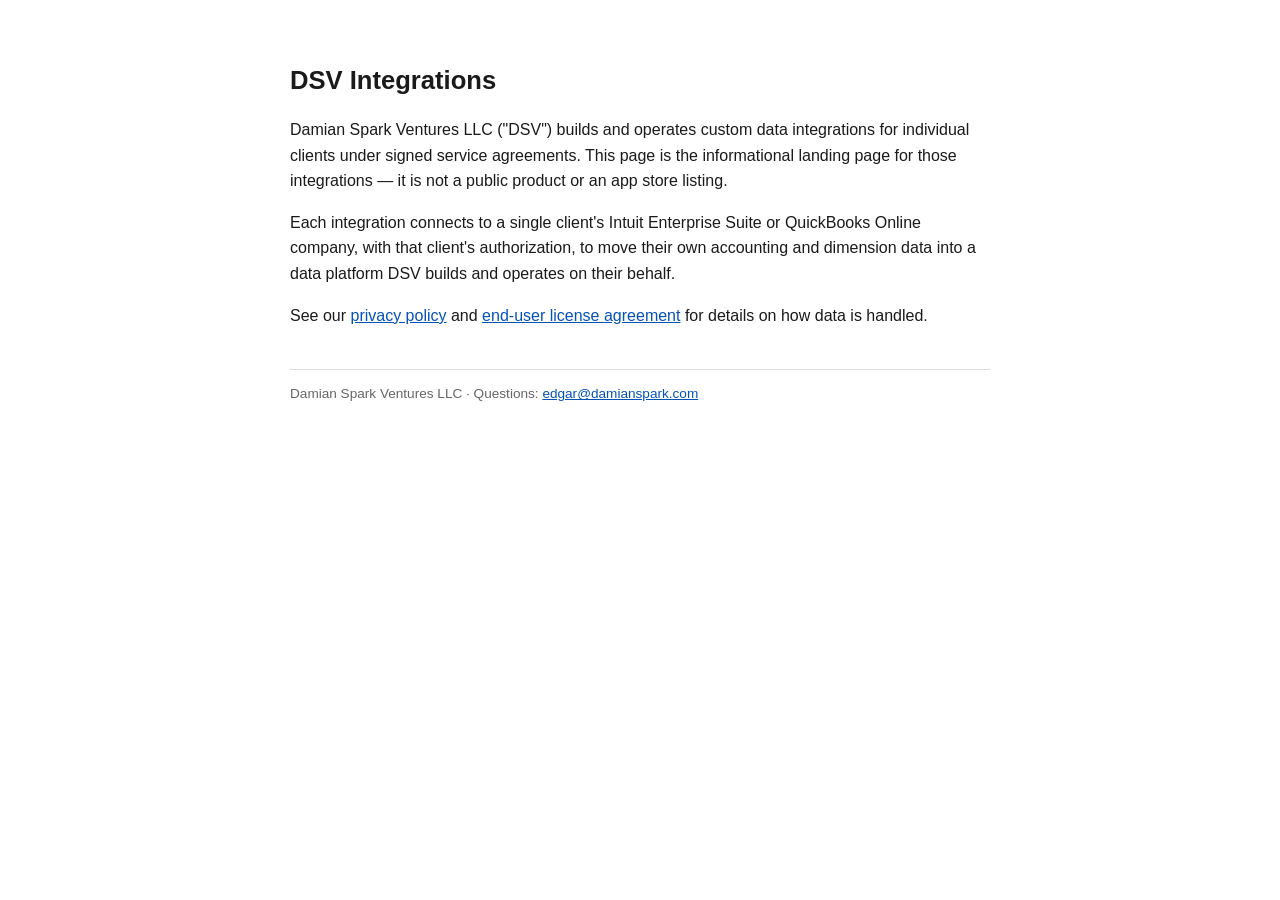
<file: index.html>
<!doctype html>
<html lang="en">
<head>
<meta charset="utf-8">
<meta name="viewport" content="width=device-width, initial-scale=1">
<title>DSV Integrations</title>
<link rel="stylesheet" href="styles.css">
</head>
<body>
<h1>DSV Integrations</h1>
<p>
  Damian Spark Ventures LLC ("DSV") builds and operates custom data
  integrations for individual clients under signed service agreements.
  This page is the informational landing page for those integrations —
  it is not a public product or an app store listing.
</p>
<p>
  Each integration connects to a single client's Intuit Enterprise Suite
  or QuickBooks Online company, with that client's authorization, to move
  their own accounting and dimension data into a data platform DSV builds
  and operates on their behalf.
</p>
<p>
  See our <a href="privacy.html">privacy policy</a> and
  <a href="eula.html">end-user license agreement</a> for details on how
  data is handled.
</p>
<footer>
  Damian Spark Ventures LLC &middot; Questions: <a href="mailto:edgar@damianspark.com">edgar@damianspark.com</a>
</footer>
</body>
</html>
</file>
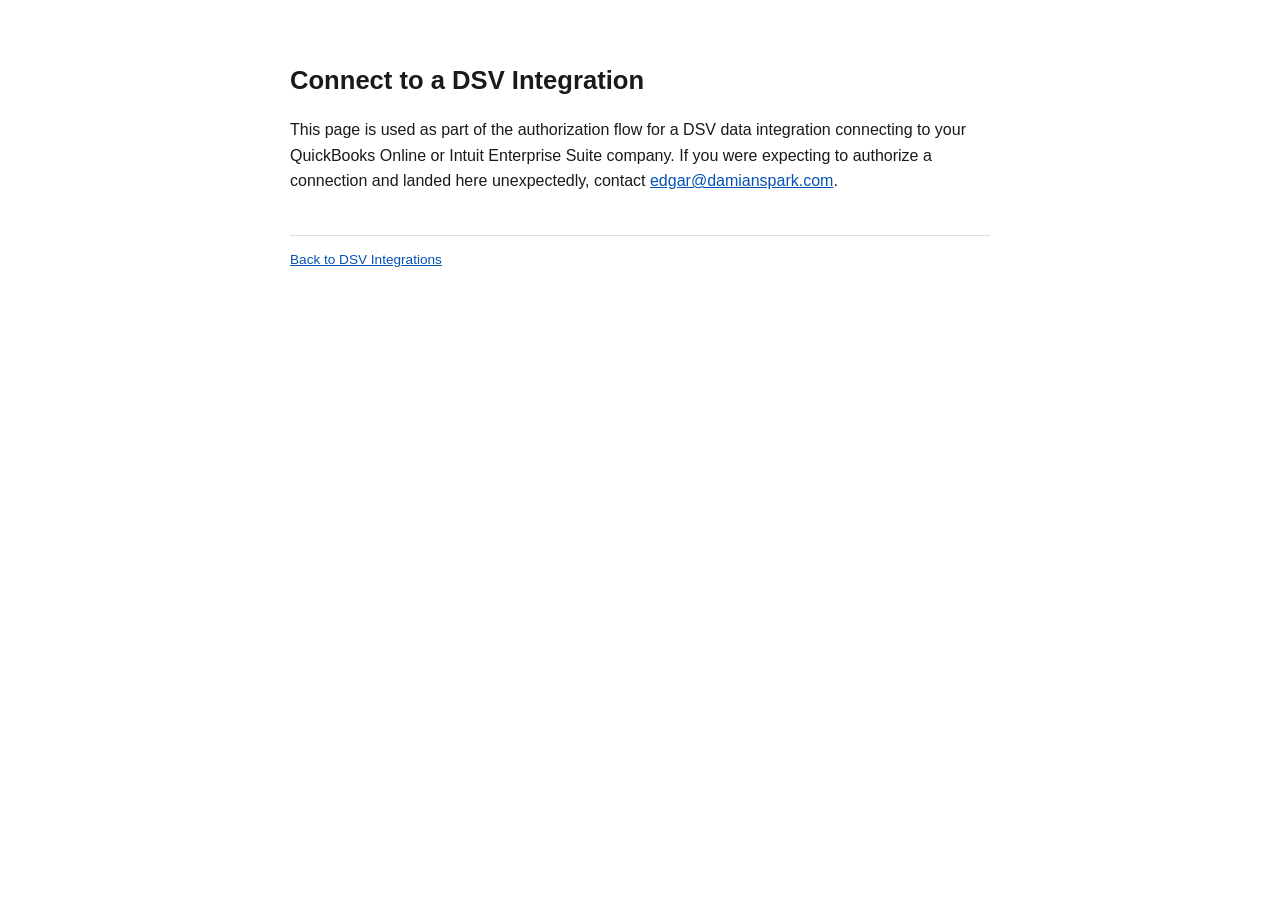
<file: connect.html>
<!doctype html>
<html lang="en">
<head>
<meta charset="utf-8">
<meta name="viewport" content="width=device-width, initial-scale=1">
<title>Connect — DSV Integrations</title>
<link rel="stylesheet" href="styles.css">
</head>
<body>
<h1>Connect to a DSV Integration</h1>
<p>
  This page is used as part of the authorization flow for a DSV data
  integration connecting to your QuickBooks Online or Intuit Enterprise
  Suite company. If you were expecting to authorize a connection and
  landed here unexpectedly, contact
  <a href="mailto:edgar@damianspark.com">edgar@damianspark.com</a>.
</p>
<footer>
  <a href="index.html">Back to DSV Integrations</a>
</footer>
</body>
</html>
</file>
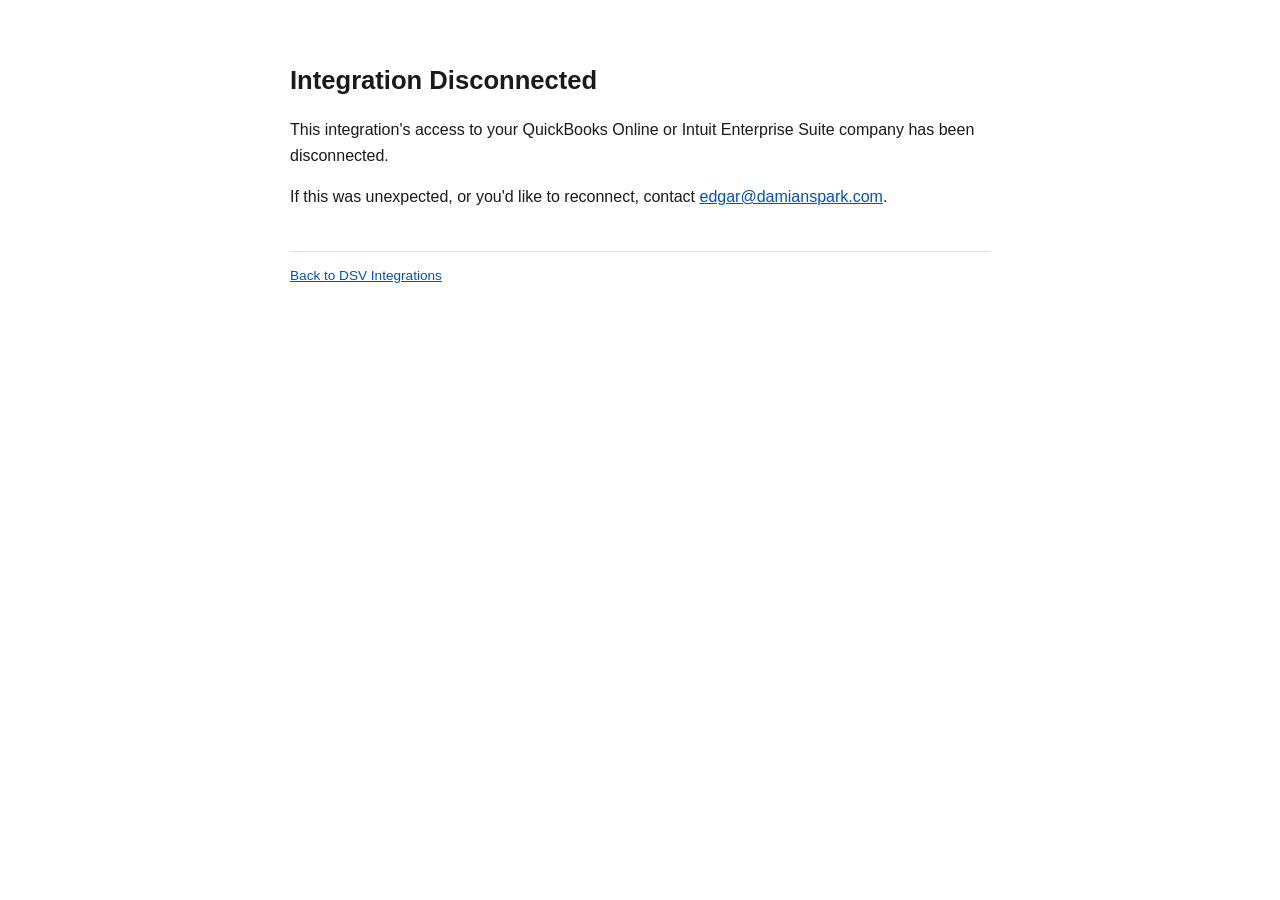
<file: disconnect.html>
<!doctype html>
<html lang="en">
<head>
<meta charset="utf-8">
<meta name="viewport" content="width=device-width, initial-scale=1">
<title>Disconnected — DSV Integrations</title>
<link rel="stylesheet" href="styles.css">
</head>
<body>
<h1>Integration Disconnected</h1>
<p>
  This integration's access to your QuickBooks Online or Intuit
  Enterprise Suite company has been disconnected.
</p>
<p>
  If this was unexpected, or you'd like to reconnect, contact
  <a href="mailto:edgar@damianspark.com">edgar@damianspark.com</a>.
</p>
<footer>
  <a href="index.html">Back to DSV Integrations</a>
</footer>
</body>
</html>
</file>
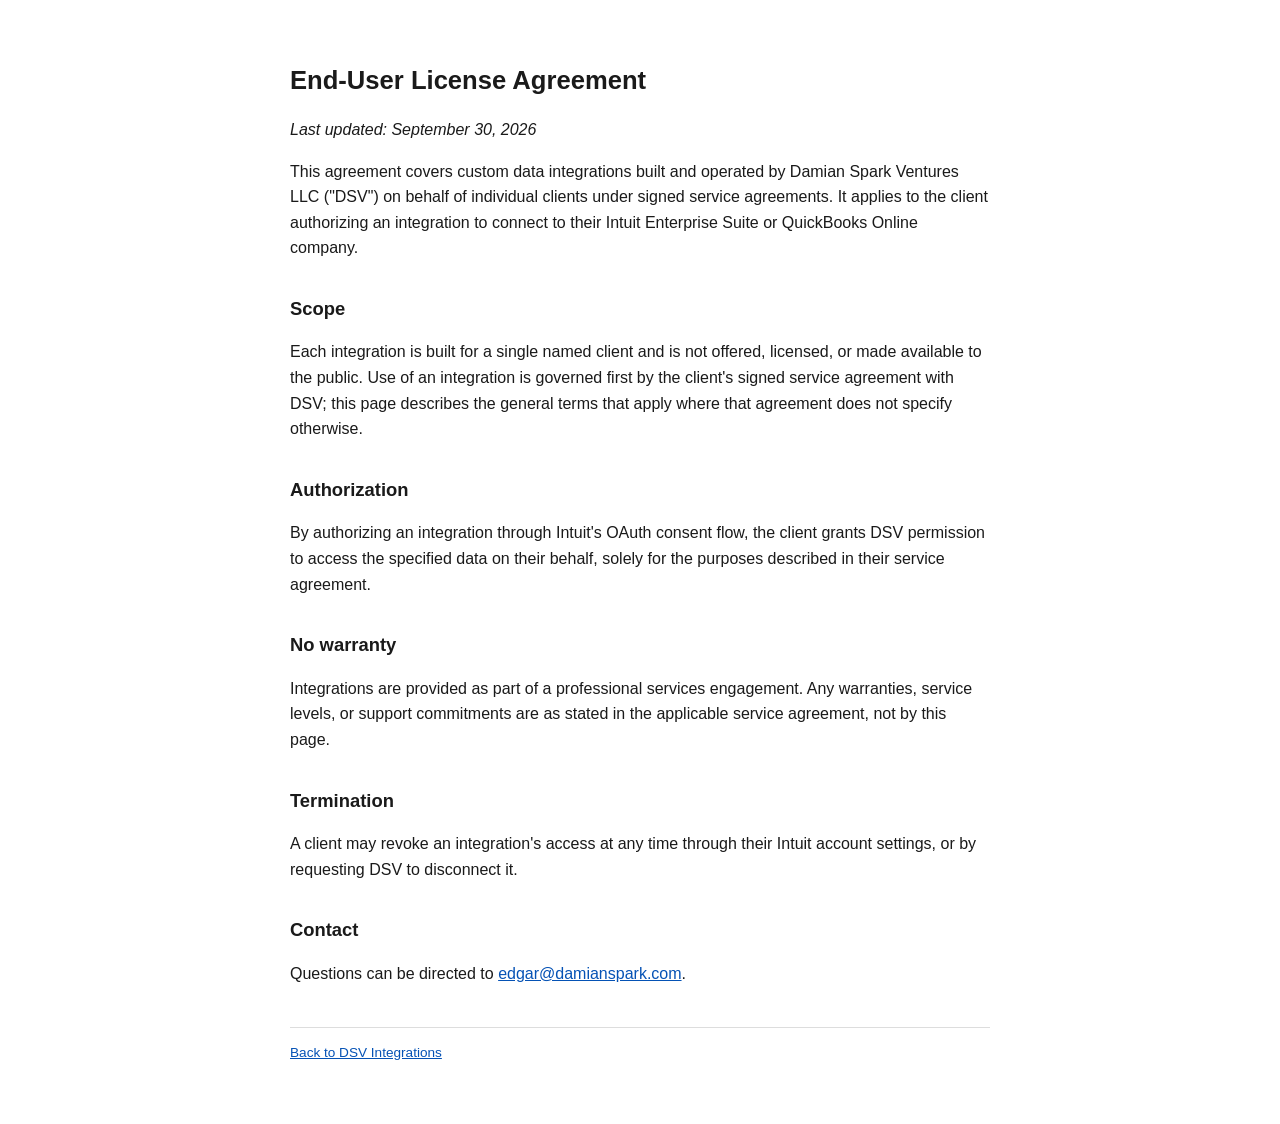
<file: eula.html>
<!doctype html>
<html lang="en">
<head>
<meta charset="utf-8">
<meta name="viewport" content="width=device-width, initial-scale=1">
<title>End-User License Agreement — DSV Integrations</title>
<link rel="stylesheet" href="styles.css">
</head>
<body>
<h1>End-User License Agreement</h1>
<p><em>Last updated: September 30, 2026</em></p>

<p>
  This agreement covers custom data integrations built and operated by
  Damian Spark Ventures LLC ("DSV") on behalf of individual clients
  under signed service agreements. It applies to the client authorizing
  an integration to connect to their Intuit Enterprise Suite or
  QuickBooks Online company.
</p>

<h2>Scope</h2>
<p>
  Each integration is built for a single named client and is not
  offered, licensed, or made available to the public. Use of an
  integration is governed first by the client's signed service
  agreement with DSV; this page describes the general terms that apply
  where that agreement does not specify otherwise.
</p>

<h2>Authorization</h2>
<p>
  By authorizing an integration through Intuit's OAuth consent flow,
  the client grants DSV permission to access the specified data on
  their behalf, solely for the purposes described in their service
  agreement.
</p>

<h2>No warranty</h2>
<p>
  Integrations are provided as part of a professional services
  engagement. Any warranties, service levels, or support commitments
  are as stated in the applicable service agreement, not by this page.
</p>

<h2>Termination</h2>
<p>
  A client may revoke an integration's access at any time through
  their Intuit account settings, or by requesting DSV to disconnect it.
</p>

<h2>Contact</h2>
<p>
  Questions can be directed to <a href="mailto:edgar@damianspark.com">edgar@damianspark.com</a>.
</p>

<footer>
  <a href="index.html">Back to DSV Integrations</a>
</footer>
</body>
</html>
</file>
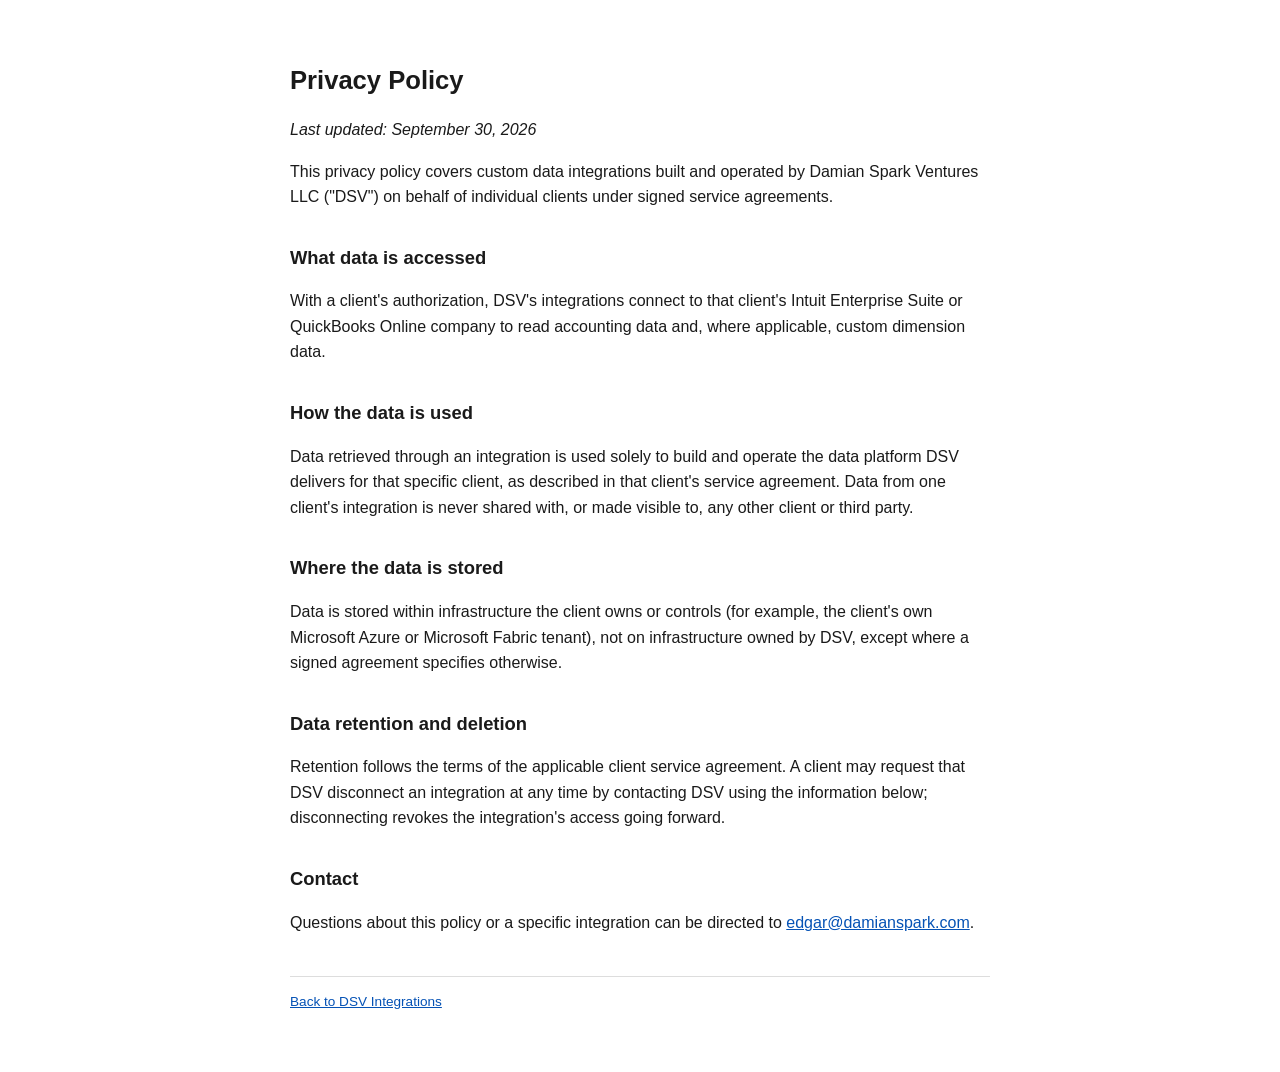
<file: privacy.html>
<!doctype html>
<html lang="en">
<head>
<meta charset="utf-8">
<meta name="viewport" content="width=device-width, initial-scale=1">
<title>Privacy Policy — DSV Integrations</title>
<link rel="stylesheet" href="styles.css">
</head>
<body>
<h1>Privacy Policy</h1>
<p><em>Last updated: September 30, 2026</em></p>

<p>
  This privacy policy covers custom data integrations built and operated
  by Damian Spark Ventures LLC ("DSV") on behalf of individual clients
  under signed service agreements.
</p>

<h2>What data is accessed</h2>
<p>
  With a client's authorization, DSV's integrations connect to that
  client's Intuit Enterprise Suite or QuickBooks Online company to read
  accounting data and, where applicable, custom dimension data.
</p>

<h2>How the data is used</h2>
<p>
  Data retrieved through an integration is used solely to build and
  operate the data platform DSV delivers for that specific client, as
  described in that client's service agreement. Data from one client's
  integration is never shared with, or made visible to, any other
  client or third party.
</p>

<h2>Where the data is stored</h2>
<p>
  Data is stored within infrastructure the client owns or controls
  (for example, the client's own Microsoft Azure or Microsoft Fabric
  tenant), not on infrastructure owned by DSV, except where a signed
  agreement specifies otherwise.
</p>

<h2>Data retention and deletion</h2>
<p>
  Retention follows the terms of the applicable client service
  agreement. A client may request that DSV disconnect an integration
  at any time by contacting DSV using the information below; disconnecting
  revokes the integration's access going forward.
</p>

<h2>Contact</h2>
<p>
  Questions about this policy or a specific integration can be directed
  to <a href="mailto:edgar@damianspark.com">edgar@damianspark.com</a>.
</p>

<footer>
  <a href="index.html">Back to DSV Integrations</a>
</footer>
</body>
</html>
</file>
<file: styles.css>
body {
  font-family: -apple-system, BlinkMacSystemFont, "Segoe UI", Helvetica, Arial, sans-serif;
  max-width: 700px;
  margin: 60px auto;
  padding: 0 20px;
  line-height: 1.6;
  color: #1a1a1a;
}

h1 {
  font-size: 1.6em;
  margin-bottom: 0.3em;
}

h2 {
  font-size: 1.15em;
  margin-top: 1.8em;
}

p {
  margin: 1em 0;
}

footer {
  margin-top: 3em;
  padding-top: 1em;
  border-top: 1px solid #ddd;
  font-size: 0.85em;
  color: #666;
}

a {
  color: #0552b5;
}
</file>
